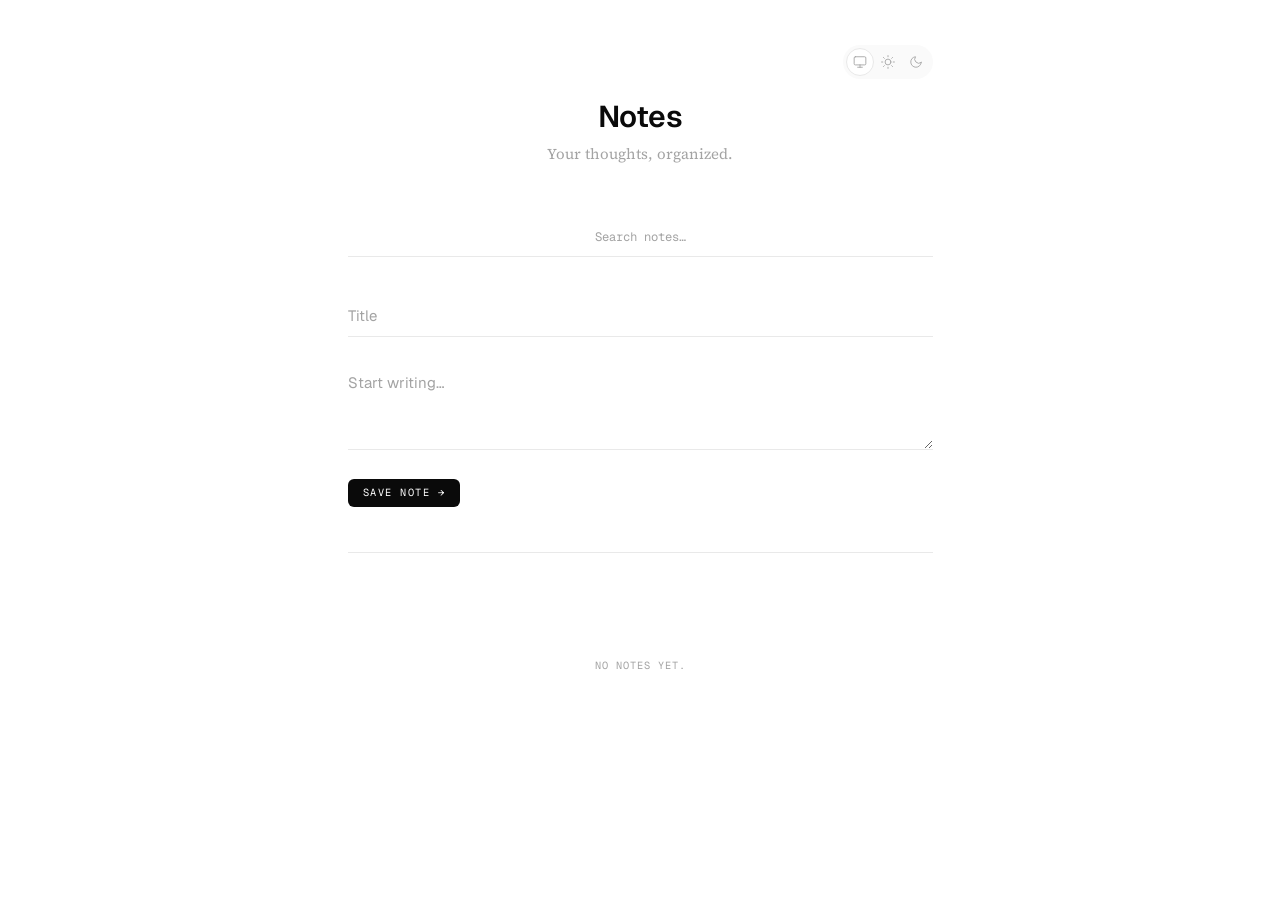
<file: index.html>
<!DOCTYPE html>
<html lang="en">
<head>
    <meta charset="UTF-8">
    <meta name="viewport" content="width=device-width, initial-scale=1.0">
    <title>notes</title>
    <link rel="preconnect" href="https://fonts.googleapis.com">
    <link rel="preconnect" href="https://fonts.gstatic.com" crossorigin>
    <link href="https://fonts.googleapis.com/css2?family=Geist:wght@400;500;600&family=Geist+Mono:wght@400;500&family=Source+Serif+4:opsz,wght@8..60,400;8..60,600&display=swap" rel="stylesheet">
    <link rel="stylesheet" href="style.css">
    <script>
        (function () {
            var t = localStorage.getItem('theme') || 'system';
            var effective = t === 'system'
                ? (window.matchMedia('(prefers-color-scheme:light)').matches ? 'light' : 'dark')
                : t;
            if (effective === 'light') document.documentElement.setAttribute('data-theme', 'light');
        })();
    </script>
</head>
<body>

<div class="container">
    <div class="theme-toggle" id="themeToggle">
        <button class="theme-option active" data-theme="system" aria-label="System theme">
            <svg width="18" height="18" viewBox="0 0 24 24" fill="none" stroke="currentColor" stroke-width="1.5" stroke-linecap="round" stroke-linejoin="round">
                <rect x="2" y="3" width="20" height="14" rx="2" ry="2"/>
                <line x1="8" y1="21" x2="16" y2="21"/>
                <line x1="12" y1="17" x2="12" y2="21"/>
            </svg>
        </button>
        <button class="theme-option" data-theme="light" aria-label="Light theme">
            <svg width="18" height="18" viewBox="0 0 24 24" fill="none" stroke="currentColor" stroke-width="1.5" stroke-linecap="round" stroke-linejoin="round">
                <circle cx="12" cy="12" r="5"/>
                <line x1="12" y1="1" x2="12" y2="3"/>
                <line x1="12" y1="21" x2="12" y2="23"/>
                <line x1="4.22" y1="4.22" x2="5.64" y2="5.64"/>
                <line x1="18.36" y1="18.36" x2="19.78" y2="19.78"/>
                <line x1="1" y1="12" x2="3" y2="12"/>
                <line x1="21" y1="12" x2="23" y2="12"/>
                <line x1="4.22" y1="19.78" x2="5.64" y2="18.36"/>
                <line x1="18.36" y1="5.64" x2="19.78" y2="4.22"/>
            </svg>
        </button>
        <button class="theme-option" data-theme="dark" aria-label="Dark theme">
            <svg width="18" height="18" viewBox="0 0 24 24" fill="none" stroke="currentColor" stroke-width="1.5" stroke-linecap="round" stroke-linejoin="round">
                <path d="M21 12.79A9 9 0 1 1 11.21 3 7 7 0 0 0 21 12.79z"/>
            </svg>
        </button>
        <div class="theme-indicator" id="themeIndicator"></div>
    </div>

    <h1>Notes</h1>
    <div class="subtitle">Your thoughts, organized.</div>

    <div class="search-field">
        <input type="text" id="searchInput" placeholder="Search notes…">
    </div>

    <div class="new-note">
        <input type="text" id="noteTitle" placeholder="Title">
        <textarea id="noteContent" placeholder="Start writing…"></textarea>
        <button class="btn-primary" id="addNoteBtn">SAVE NOTE →</button>
    </div>

    <div class="notes-list" id="notesGrid"></div>
    <div class="empty-state" id="emptyState" style="display:none">No notes yet.</div>
</div>

<script src="script.js"></script>
</body>
</html>
</file>
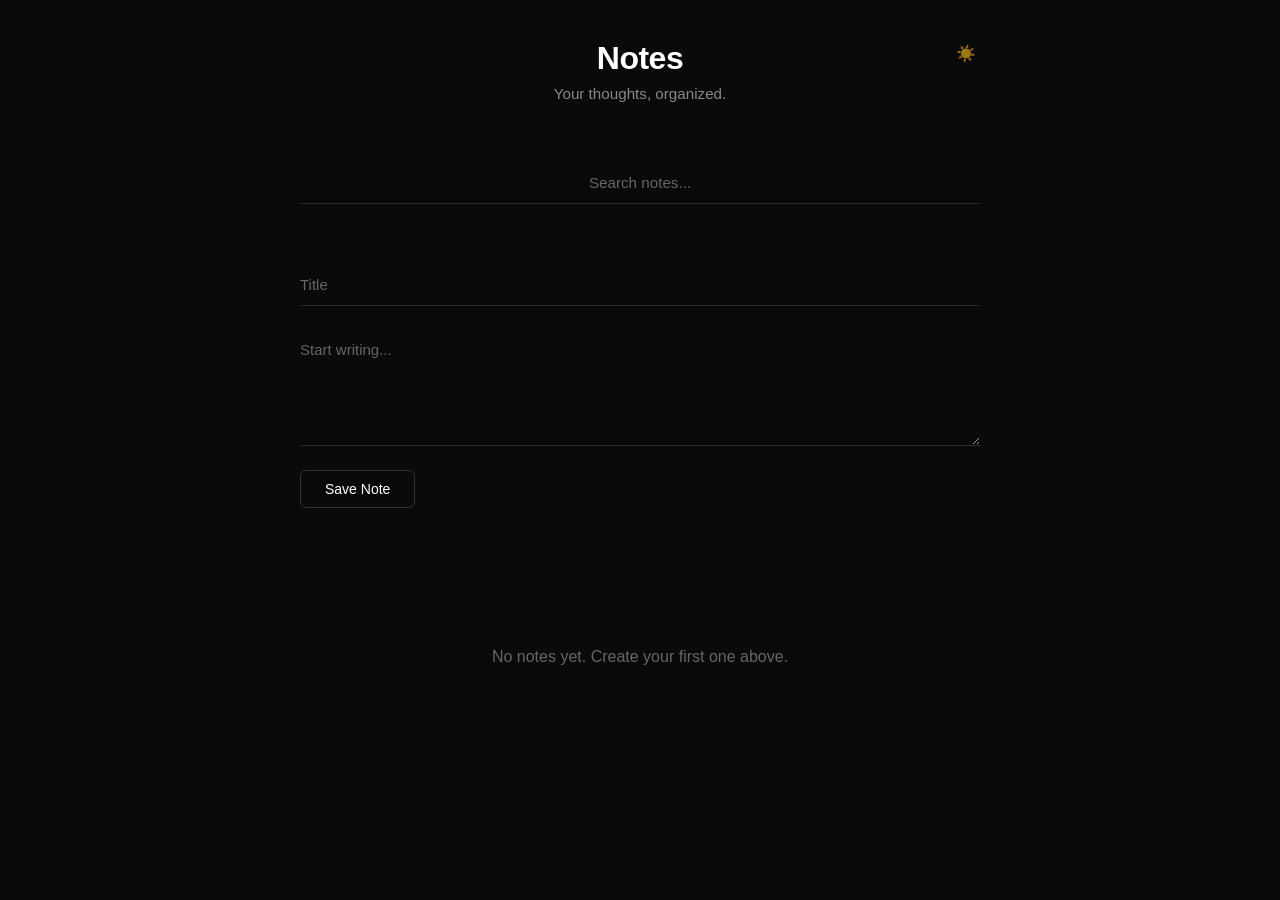
<file: notes-app.html>
<!DOCTYPE html>
<html lang="en">

<head>
    <meta charset="UTF-8">
    <meta name="viewport" content="width=device-width, initial-scale=1.0">
    <title>Notes App</title>
    <style>
        * {
            margin: 0;
            padding: 0;
            box-sizing: border-box;
        }

        :root {
            --bg-primary: #0a0a0a;
            --bg-secondary: transparent;
            --text-primary: #ffffff;
            --text-secondary: #888;
            --text-tertiary: #666;
            --border-color: #2a2a2a;
            --border-light: #1a1a1a;
            --hover-bg: #1a1a1a;
            --button-border: #333;
            --button-hover-border: #666;
        }

        [data-theme="light"] {
            --bg-primary: #ffffff;
            --bg-secondary: transparent;
            --text-primary: #0a0a0a;
            --text-secondary: #666;
            --text-tertiary: #999;
            --border-color: #e0e0e0;
            --border-light: #f0f0f0;
            --hover-bg: #f5f5f5;
            --button-border: #d0d0d0;
            --button-hover-border: #999;
        }

        body {
            font-family: -apple-system, BlinkMacSystemFont, 'Segoe UI', Roboto, Oxygen, Ubuntu, Cantarell, sans-serif;
            background: var(--bg-primary);
            min-height: 100vh;
            padding: 40px 20px;
            color: var(--text-primary);
            transition: background-color 0.3s, color 0.3s;
        }

        .container {
            max-width: 680px;
            margin: 0 auto;
            position: relative;
        }

        .theme-toggle {
            position: absolute;
            top: 0;
            right: 0;
            background: transparent;
            border: none;
            color: var(--text-tertiary);
            padding: 4px;
            border-radius: 4px;
            font-size: 16px;
            cursor: pointer;
            transition: all 0.2s;
            display: flex;
            align-items: center;
            justify-content: center;
            opacity: 0.6;
        }

        .theme-toggle:hover {
            opacity: 1;
            transform: scale(1.1);
        }

        h1 {
            color: var(--text-primary);
            text-align: center;
            margin-bottom: 8px;
            font-size: 2em;
            font-weight: 600;
            letter-spacing: -0.5px;
        }

        .subtitle {
            text-align: center;
            color: var(--text-secondary);
            font-size: 0.95em;
            margin-bottom: 60px;
            font-weight: 400;
        }

        .new-note-section {
            background: var(--bg-secondary);
            border: none;
            padding: 0;
            margin-bottom: 60px;
        }

        input,
        textarea {
            width: 100%;
            padding: 12px 0;
            margin-bottom: 20px;
            background: transparent;
            border: none;
            border-bottom: 1px solid var(--border-color);
            font-size: 15px;
            font-family: inherit;
            color: var(--text-primary);
            transition: border-color 0.3s;
        }

        input:focus,
        textarea:focus {
            outline: none;
            border-bottom-color: var(--text-secondary);
        }

        input::placeholder,
        textarea::placeholder {
            color: var(--text-tertiary);
        }

        textarea {
            min-height: 120px;
            resize: vertical;
            line-height: 1.6;
        }

        button {
            background: transparent;
            color: var(--text-primary);
            border: 1px solid var(--button-border);
            padding: 10px 24px;
            border-radius: 6px;
            font-size: 14px;
            font-weight: 500;
            cursor: pointer;
            transition: all 0.2s;
        }

        button:hover {
            border-color: var(--button-hover-border);
            background: var(--hover-bg);
        }

        button:active {
            transform: scale(0.98);
        }

        .notes-grid {
            display: flex;
            flex-direction: column;
            gap: 0;
        }

        .note-card {
            background: var(--bg-secondary);
            border: none;
            border-bottom: 1px solid var(--border-light);
            padding: 40px 0;
            transition: all 0.2s;
        }

        .note-card:last-child {
            border-bottom: none;
        }

        .note-date {
            font-size: 0.8em;
            color: var(--text-tertiary);
            margin-bottom: 12px;
            font-weight: 400;
            letter-spacing: 0.5px;
        }

        .note-title {
            font-size: 1.5em;
            font-weight: 600;
            color: var(--text-primary);
            margin-bottom: 12px;
            word-wrap: break-word;
            letter-spacing: -0.5px;
            line-height: 1.3;
        }

        .note-content {
            color: var(--text-secondary);
            line-height: 1.7;
            margin-bottom: 20px;
            word-wrap: break-word;
            white-space: pre-wrap;
            font-size: 0.95em;
        }

        .note-actions {
            display: flex;
            gap: 12px;
            align-items: center;
        }

        .read-time {
            color: var(--text-tertiary);
            font-size: 0.85em;
            margin-left: auto;
        }

        .delete-btn {
            background: transparent;
            color: var(--text-secondary);
            border: 1px solid var(--border-color);
            padding: 6px 16px;
            font-size: 13px;
        }

        .delete-btn:hover {
            background: transparent;
            color: #ff6666;
            border-color: #ff6666;
        }

        .edit-btn {
            background: transparent;
            color: var(--text-secondary);
            border: 1px solid var(--border-color);
            padding: 6px 16px;
            font-size: 13px;
        }

        .edit-btn:hover {
            background: transparent;
            color: var(--text-primary);
            border-color: var(--button-hover-border);
        }

        .empty-state {
            text-align: center;
            color: var(--text-tertiary);
            font-size: 1em;
            margin-top: 80px;
            font-weight: 400;
        }

        .search-box {
            background: var(--bg-secondary);
            border: none;
            padding: 0;
            margin-bottom: 40px;
        }

        .search-box input {
            text-align: center;
            font-size: 0.95em;
        }
    </style>
</head>

<body>
    <div class="container">
        <button class="theme-toggle" id="themeToggle">☀️</button>
        <h1>Notes</h1>
        <div class="subtitle">Your thoughts, organized.</div>

        <div class="search-box">
            <input type="text" id="searchInput" placeholder="Search notes...">
        </div>

        <div class="new-note-section">
            <input type="text" id="noteTitle" placeholder="Title">
            <textarea id="noteContent" placeholder="Start writing..."></textarea>
            <button id="addNoteBtn">Save Note</button>
        </div>

        <div class="notes-grid" id="notesGrid"></div>
        <div class="empty-state" id="emptyState" style="display: none;">
            No notes yet. Create your first one above.
        </div>
    </div>

    <script>
        class NotesApp {
            constructor() {
                this.notes = this.loadNotes();
                this.editingId = null;
                this.theme = this.loadTheme();
                this.init();
            }

            init() {
                this.applyTheme();
                this.render();
                this.attachEventListeners();
            }

            loadTheme() {
                return localStorage.getItem('theme') || 'dark';
            }

            saveTheme(theme) {
                localStorage.setItem('theme', theme);
            }

            applyTheme() {
                const body = document.body;
                const themeToggle = document.getElementById('themeToggle');

                if (this.theme === 'light') {
                    body.setAttribute('data-theme', 'light');
                    themeToggle.textContent = '🌙';
                } else {
                    body.removeAttribute('data-theme');
                    themeToggle.textContent = '☀️';
                }
            }

            toggleTheme() {
                this.theme = this.theme === 'dark' ? 'light' : 'dark';
                this.saveTheme(this.theme);
                this.applyTheme();
            }

            loadNotes() {
                const stored = localStorage.getItem('notes');
                return stored ? JSON.parse(stored) : [];
            }

            saveNotes() {
                localStorage.setItem('notes', JSON.stringify(this.notes));
            }

            addNote(title, content) {
                const note = {
                    id: Date.now(),
                    title: title || 'Untitled Note',
                    content: content,
                    date: new Date().toLocaleDateString('en-US', {
                        year: 'numeric',
                        month: 'short',
                        day: 'numeric',
                        hour: '2-digit',
                        minute: '2-digit'
                    })
                };
                this.notes.unshift(note);
                this.saveNotes();
                this.render();
            }

            deleteNote(id) {
                this.notes = this.notes.filter(note => note.id !== id);
                this.saveNotes();
                this.render();
            }

            editNote(id) {
                const note = this.notes.find(n => n.id === id);
                if (note) {
                    document.getElementById('noteTitle').value = note.title;
                    document.getElementById('noteContent').value = note.content;
                    document.getElementById('addNoteBtn').textContent = 'Update Note';
                    this.editingId = id;
                    window.scrollTo({ top: 0, behavior: 'smooth' });
                }
            }

            updateNote(id, title, content) {
                const note = this.notes.find(n => n.id === id);
                if (note) {
                    note.title = title || 'Untitled Note';
                    note.content = content;
                    note.date = new Date().toLocaleDateString('en-US', {
                        year: 'numeric',
                        month: 'short',
                        day: 'numeric',
                        hour: '2-digit',
                        minute: '2-digit'
                    });
                    this.saveNotes();
                    this.render();
                }
            }

            searchNotes(query) {
                const filtered = this.notes.filter(note =>
                    note.title.toLowerCase().includes(query.toLowerCase()) ||
                    note.content.toLowerCase().includes(query.toLowerCase())
                );
                this.renderNotes(filtered);
            }

            renderNotes(notesToRender = this.notes) {
                const grid = document.getElementById('notesGrid');
                const emptyState = document.getElementById('emptyState');

                if (notesToRender.length === 0) {
                    grid.innerHTML = '';
                    emptyState.style.display = 'block';
                    return;
                }

                emptyState.style.display = 'none';
                grid.innerHTML = notesToRender.map(note => `
                    <div class="note-card">
                        <div class="note-date">${note.date}</div>
                        <div class="note-title">${this.escapeHtml(note.title)}</div>
                        <div class="note-content">${this.escapeHtml(note.content)}</div>
                        <div class="note-actions">
                            <button class="edit-btn" onclick="app.editNote(${note.id})">Edit</button>
                            <button class="delete-btn" onclick="app.deleteNote(${note.id})">Delete</button>
                            <span class="read-time">${this.calculateReadTime(note.content)} min</span>
                        </div>
                    </div>
                `).join('');
            }

            escapeHtml(text) {
                const div = document.createElement('div');
                div.textContent = text;
                return div.innerHTML;
            }

            calculateReadTime(content) {
                const wordsPerMinute = 200;
                const words = content.trim().split(/\s+/).length;
                const time = Math.ceil(words / wordsPerMinute);
                return time || 1;
            }

            render() {
                this.renderNotes();
            }

            attachEventListeners() {
                const addBtn = document.getElementById('addNoteBtn');
                const titleInput = document.getElementById('noteTitle');
                const contentInput = document.getElementById('noteContent');
                const searchInput = document.getElementById('searchInput');
                const themeToggle = document.getElementById('themeToggle');

                // Theme toggle
                themeToggle.addEventListener('click', () => {
                    this.toggleTheme();
                });

                addBtn.addEventListener('click', () => {
                    const title = titleInput.value.trim();
                    const content = contentInput.value.trim();

                    if (!content) {
                        alert('Please write some content for your note!');
                        return;
                    }

                    if (this.editingId) {
                        this.updateNote(this.editingId, title, content);
                        this.editingId = null;
                        addBtn.textContent = 'Save Note';
                    } else {
                        this.addNote(title, content);
                    }

                    titleInput.value = '';
                    contentInput.value = '';
                });

                // Allow Enter in title to move to content
                titleInput.addEventListener('keypress', (e) => {
                    if (e.key === 'Enter') {
                        e.preventDefault();
                        contentInput.focus();
                    }
                });

                // Allow Ctrl+Enter to save
                contentInput.addEventListener('keypress', (e) => {
                    if (e.key === 'Enter' && e.ctrlKey) {
                        addBtn.click();
                    }
                });

                // Search functionality
                searchInput.addEventListener('input', (e) => {
                    this.searchNotes(e.target.value);
                });
            }
        }

        const app = new NotesApp();
    </script>
</body>

</html>
</file>
<file: style.css>
*, *::before, *::after {
    margin: 0;
    padding: 0;
    box-sizing: border-box;
}

:root {
    --bg: #0c0c0f;
    --ink: #f4f4f5;
    --gray-50: #18181b;
    --gray-100: #1e1e22;
    --gray-200: #2a2a30;
    --gray-300: #3a3a42;
    --gray-400: #8a8a92;
    --gray-500: #a0a0a8;
}

[data-theme="light"] {
    --bg: #ffffff;
    --ink: #0a0a0a;
    --gray-50: #fafafa;
    --gray-100: #f5f5f5;
    --gray-200: #e9e9e9;
    --gray-300: #d4d4d4;
    --gray-400: #a3a3a3;
    --gray-500: #737373;
}

html {
    font-size: 15px;
    -webkit-font-smoothing: antialiased;
    -moz-osx-font-smoothing: grayscale;
}

body {
    font-family: 'Geist', system-ui, sans-serif;
    background: var(--bg);
    color: var(--ink);
    min-height: 100vh;
    line-height: 1.5;
    transition: background-color 0.5s, color 0.5s;
}

::selection {
    background: var(--ink);
    color: var(--bg);
}

.container {
    max-width: 42rem;
    margin: 0 auto;
    padding: 3rem 1.5rem 4rem;
}

.theme-toggle {
    display: flex;
    width: fit-content;
    position: relative;
    background: var(--gray-50);
    border-radius: 999px;
    padding: 3px;
    margin-left: auto;
    margin-bottom: 1rem;
}

.theme-option {
    position: relative;
    z-index: 1;
    background: none;
    border: none;
    width: 28px;
    height: 28px;
    cursor: pointer;
    border-radius: 999px;
    color: var(--gray-400);
    display: flex;
    align-items: center;
    justify-content: center;
    transition: color 0.2s;
}

.theme-option svg {
    width: 14px;
    height: 14px;
    position: relative;
    z-index: 1;
}

.theme-option:hover {
    color: var(--gray-500);
}

.theme-indicator {
    position: absolute;
    top: 3px;
    left: 3px;
    width: 28px;
    height: 28px;
    background: var(--bg);
    border: 1px solid var(--gray-200);
    border-radius: 999px;
    transition: transform 0.3s cubic-bezier(0.16, 1, 0.3, 1), background-color 0.5s, border-color 0.5s;
    z-index: 0;
    pointer-events: none;
}

h1 {
    font-family: 'Geist', system-ui, sans-serif;
    font-size: 2rem;
    font-weight: 600;
    color: var(--ink);
    text-align: center;
    letter-spacing: -0.02em;
    margin-bottom: 0.25rem;
}

.subtitle {
    font-family: 'Source Serif 4', Georgia, serif;
    font-size: 1rem;
    color: var(--gray-400);
    text-align: center;
    margin-bottom: 3.5rem;
}

.search-field {
    margin-bottom: 2.5rem;
}

.search-field input {
    width: 100%;
    padding: 0.75rem 0;
    background: transparent;
    border: none;
    border-bottom: 1px solid var(--gray-200);
    font-family: 'Geist Mono', ui-monospace, monospace;
    font-size: 0.8125rem;
    color: var(--ink);
    outline: none;
    transition: border-color 0.2s;
    text-align: center;
}

.search-field input::placeholder {
    color: var(--gray-400);
}

.search-field input:focus {
    border-bottom-color: var(--gray-400);
}

.new-note {
    margin-bottom: 3rem;
    padding-bottom: 3rem;
    border-bottom: 1px solid var(--gray-200);
}

.new-note input,
.new-note textarea {
    width: 100%;
    padding: 0.75rem 0;
    background: transparent;
    border: none;
    border-bottom: 1px solid var(--gray-200);
    font-family: 'Geist', system-ui, sans-serif;
    font-size: 1rem;
    color: var(--ink);
    outline: none;
    transition: border-color 0.2s;
    resize: vertical;
}

.new-note input::placeholder,
.new-note textarea::placeholder {
    color: var(--gray-400);
}

.new-note input:focus,
.new-note textarea:focus {
    border-bottom-color: var(--gray-400);
}

.new-note input {
    margin-bottom: 1.5rem;
}

.new-note textarea {
    min-height: 6rem;
    margin-bottom: 1.5rem;
    line-height: 1.6;
}

.btn-primary {
    font-family: 'Geist Mono', ui-monospace, monospace;
    font-size: 0.6875rem;
    letter-spacing: 1.5px;
    text-transform: uppercase;
    background: var(--ink);
    color: var(--bg);
    border: none;
    padding: 0.5rem 1rem;
    border-radius: 6px;
    cursor: pointer;
    transition: opacity 0.2s, transform 0.2s;
}

.btn-primary:hover {
    opacity: 0.85;
}

.btn-primary:active {
    transform: scale(0.97);
}

.notes-list {
    display: flex;
    flex-direction: column;
}

.note-card {
    padding: 1.5rem 0;
    border-bottom: 1px solid var(--gray-200);
    animation: fade-up 0.7s cubic-bezier(0.16, 1, 0.3, 1) both;
}

.note-card:last-child {
    border-bottom: none;
}

.note-date {
    font-family: 'Geist Mono', ui-monospace, monospace;
    font-size: 0.625rem;
    letter-spacing: 1px;
    text-transform: uppercase;
    color: var(--gray-400);
    margin-bottom: 0.75rem;
}

.note-title {
    font-family: 'Geist', system-ui, sans-serif;
    font-size: 1.125rem;
    font-weight: 600;
    letter-spacing: -0.02em;
    color: var(--ink);
    margin-bottom: 0.5rem;
    word-wrap: break-word;
    line-height: 1.3;
}

.note-content {
    font-family: 'Source Serif 4', Georgia, serif;
    font-size: 1.0625rem;
    line-height: 1.7;
    color: var(--gray-500);
    margin-bottom: 1rem;
    word-wrap: break-word;
    white-space: pre-wrap;
}

.note-actions {
    display: flex;
    align-items: center;
    gap: 0.75rem;
}

.read-time {
    font-family: 'Geist Mono', ui-monospace, monospace;
    font-size: 0.5625rem;
    letter-spacing: 1px;
    text-transform: uppercase;
    color: var(--gray-400);
    margin-left: auto;
}

.btn-action {
    font-family: 'Geist Mono', ui-monospace, monospace;
    font-size: 0.625rem;
    letter-spacing: 1px;
    text-transform: uppercase;
    background: transparent;
    color: var(--gray-400);
    border: 1px solid var(--gray-200);
    padding: 0.25rem 0.75rem;
    border-radius: 6px;
    cursor: pointer;
    transition: color 0.2s, border-color 0.2s;
}

.btn-action:hover {
    color: var(--ink);
    border-color: var(--gray-400);
}

.empty-state {
    font-family: 'Geist Mono', ui-monospace, monospace;
    font-size: 0.6875rem;
    letter-spacing: 1px;
    text-transform: uppercase;
    color: var(--gray-400);
    text-align: center;
    padding: 4rem 0;
}

.notification {
    position: fixed;
    bottom: 2rem;
    left: 50%;
    transform: translateX(-50%) translateY(1rem);
    font-family: 'Geist Mono', ui-monospace, monospace;
    font-size: 0.625rem;
    letter-spacing: 1.5px;
    text-transform: uppercase;
    background: var(--ink);
    color: var(--bg);
    padding: 0.5rem 1rem;
    border-radius: 6px;
    opacity: 0;
    transition: opacity 0.3s, transform 0.3s;
    z-index: 200;
    pointer-events: none;
}

.notification.show {
    opacity: 1;
    transform: translateX(-50%) translateY(0);
}

@keyframes fade-up {
    from {
        opacity: 0;
        transform: translateY(12px);
    }
    to {
        opacity: 1;
        transform: translateY(0);
    }
}

@media (prefers-reduced-motion: reduce) {
    *, *::before, *::after {
        animation-duration: 0.01ms !important;
        animation-iteration-count: 1 !important;
        transition-duration: 0.01ms !important;
    }
}
</file>
